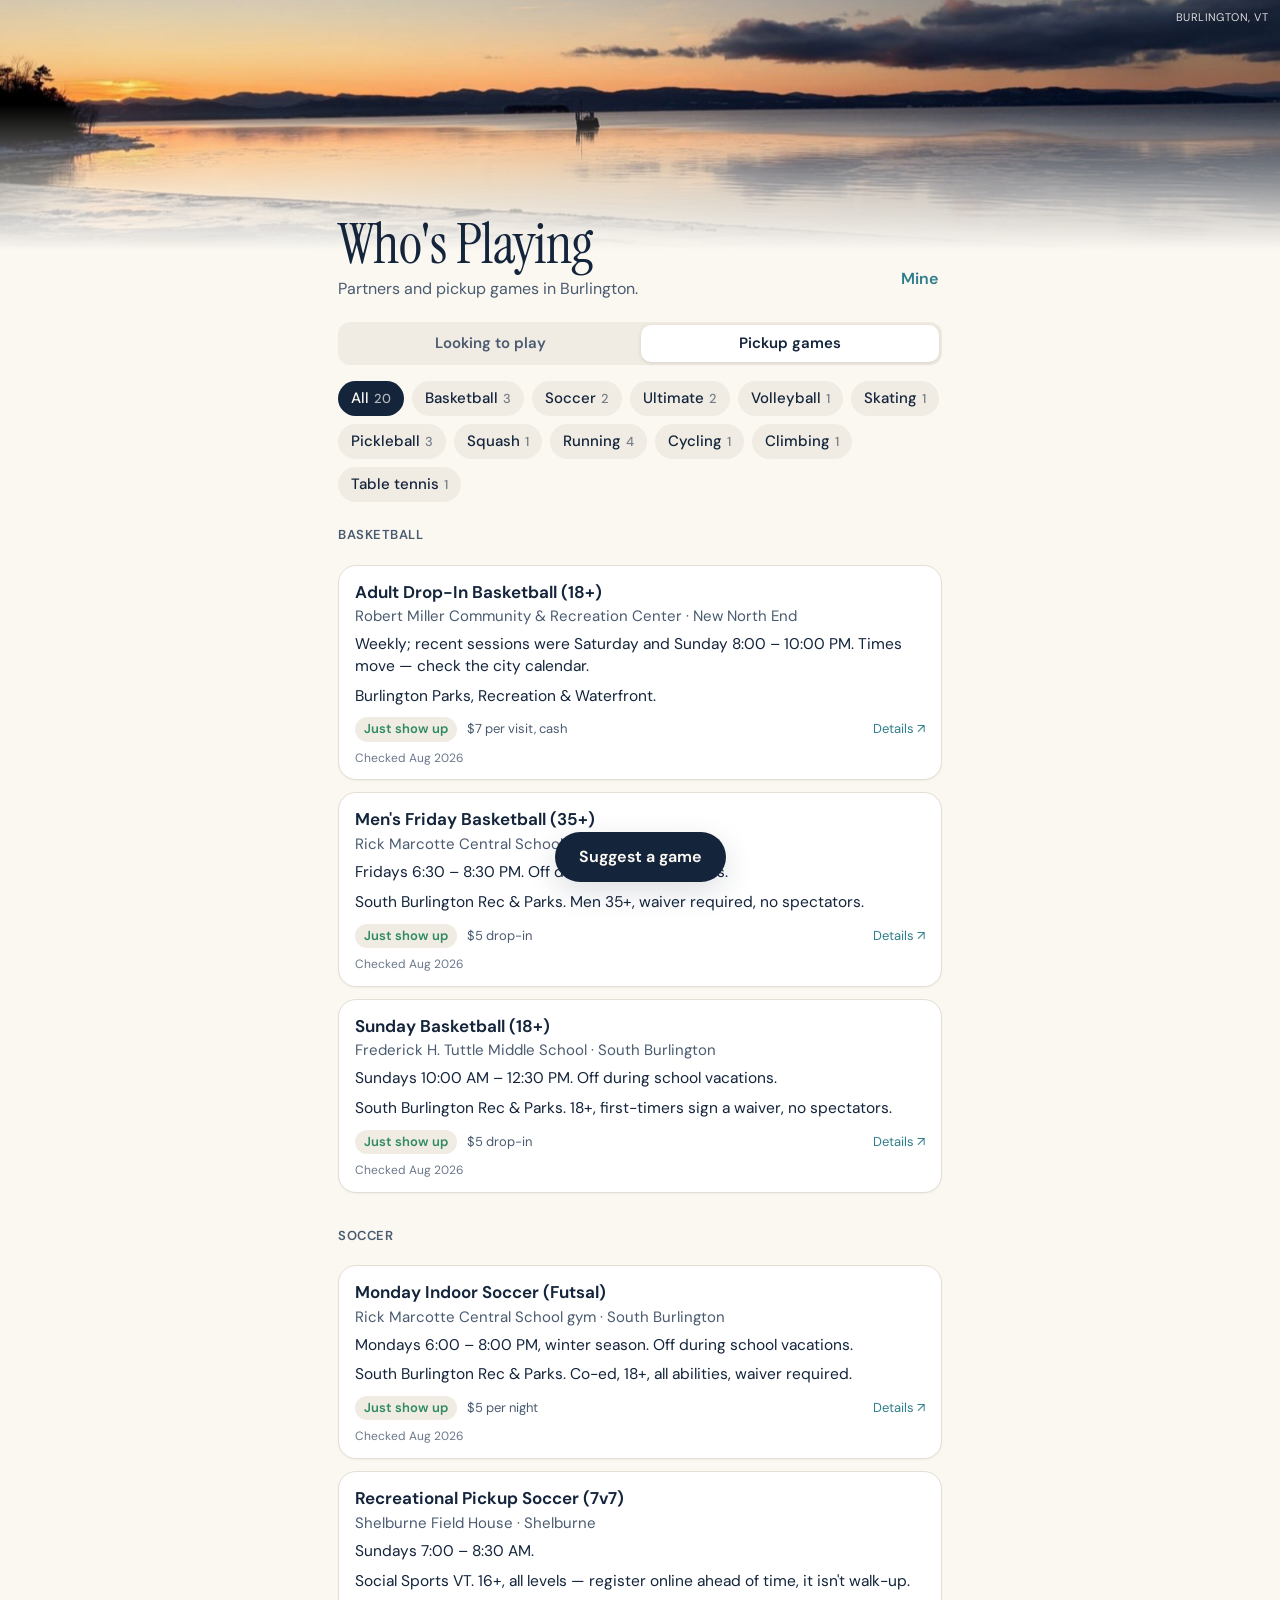
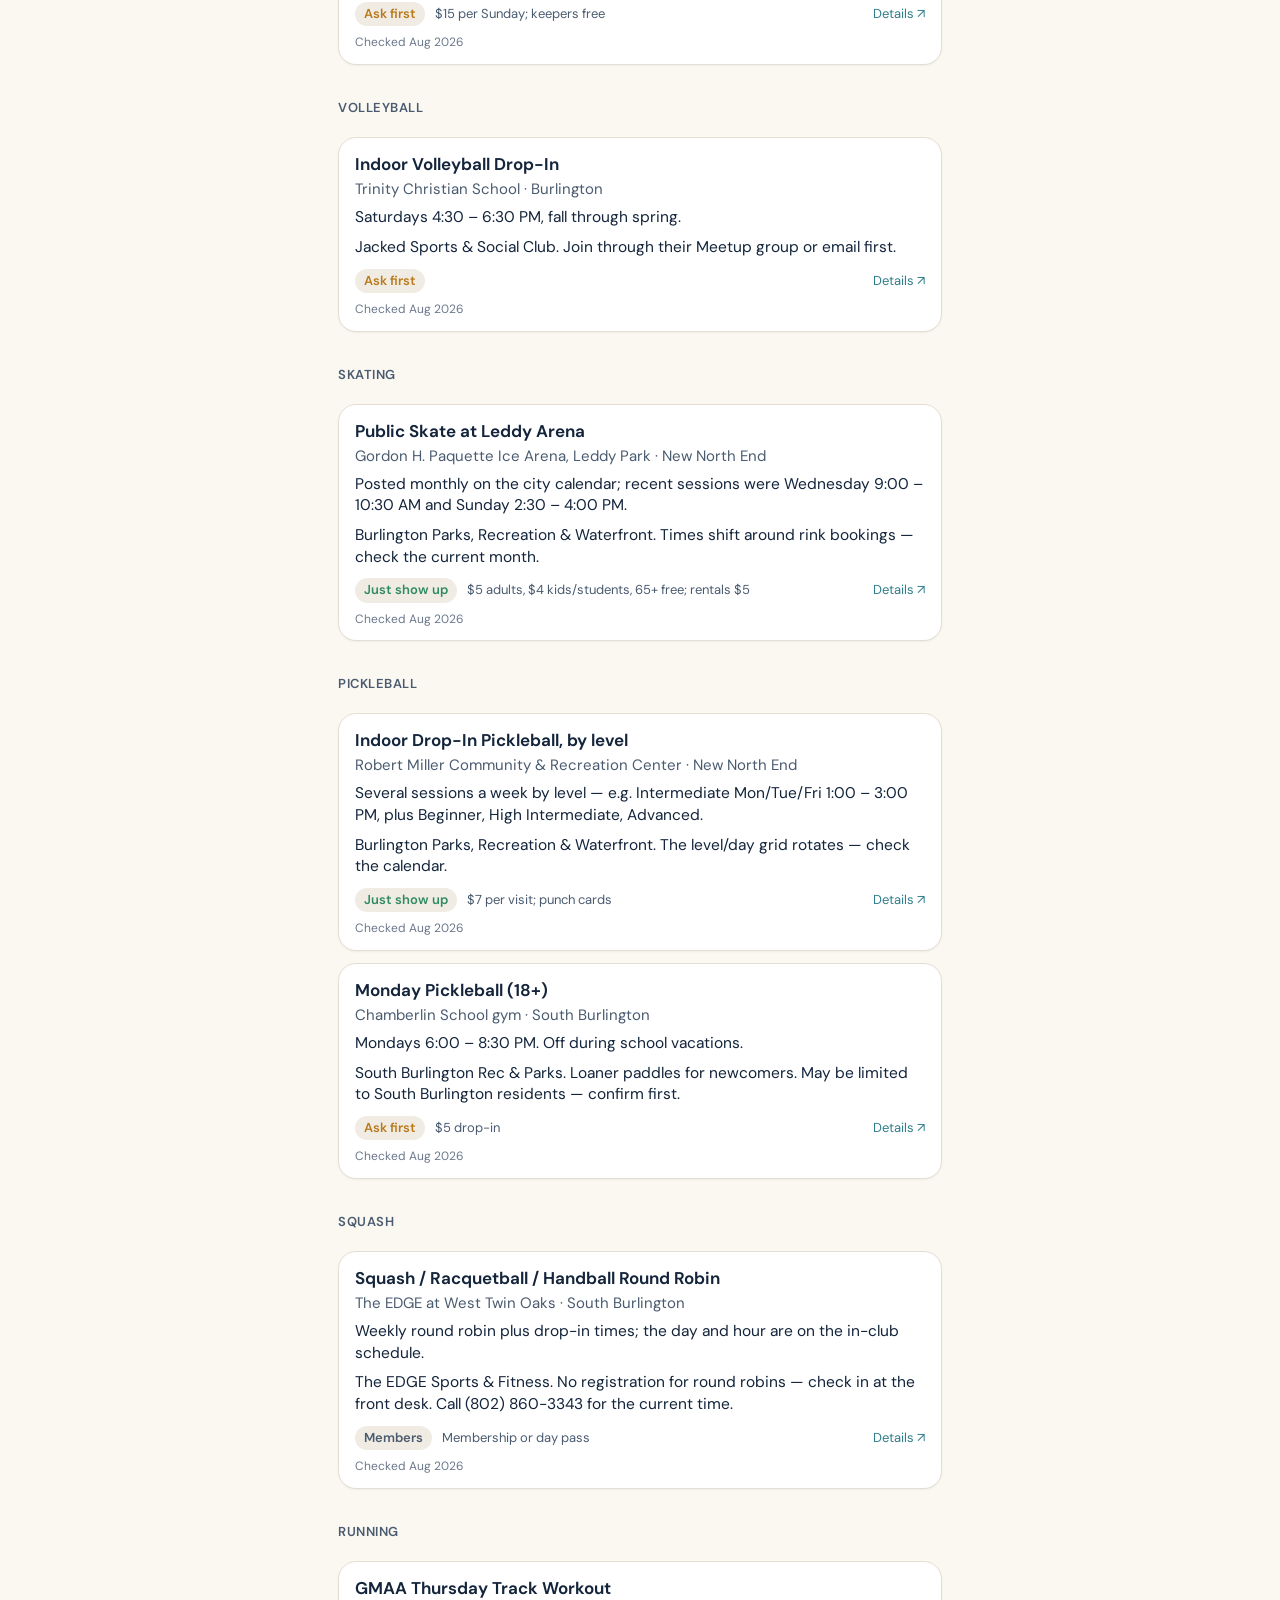
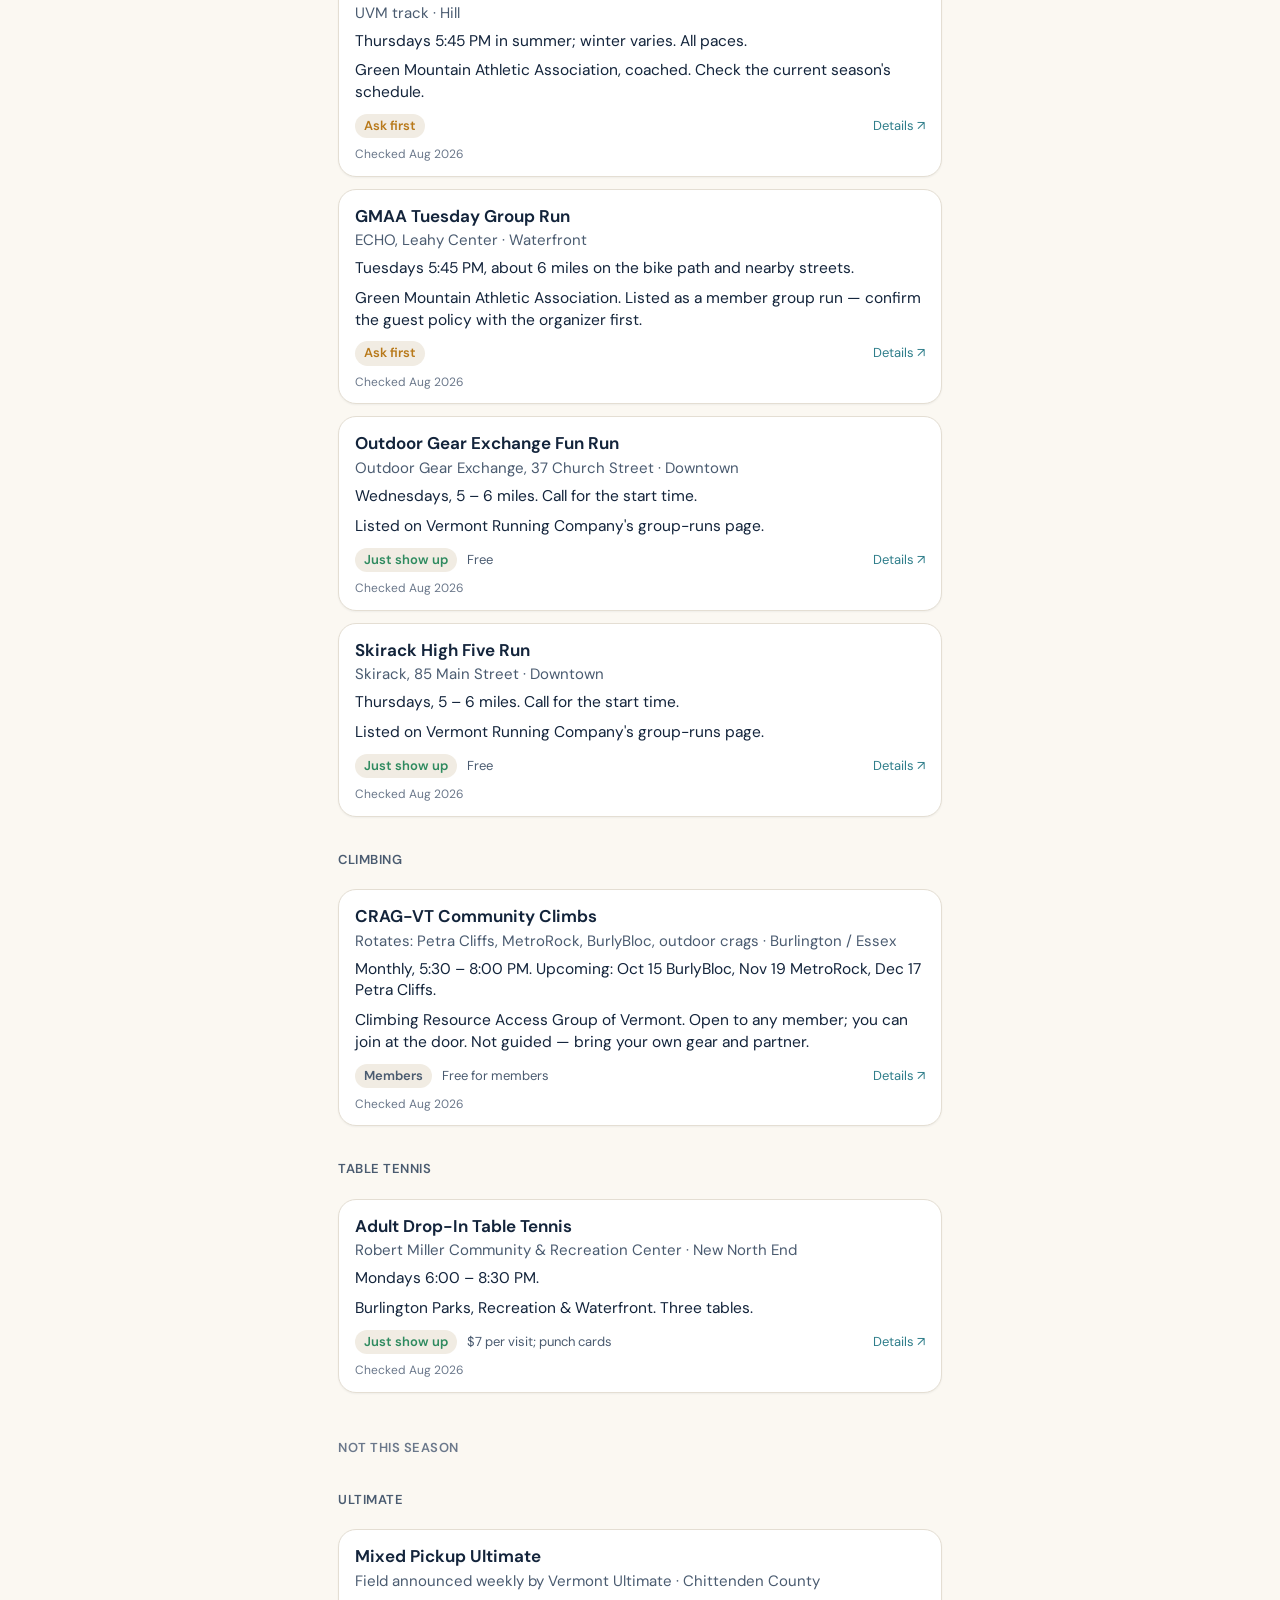
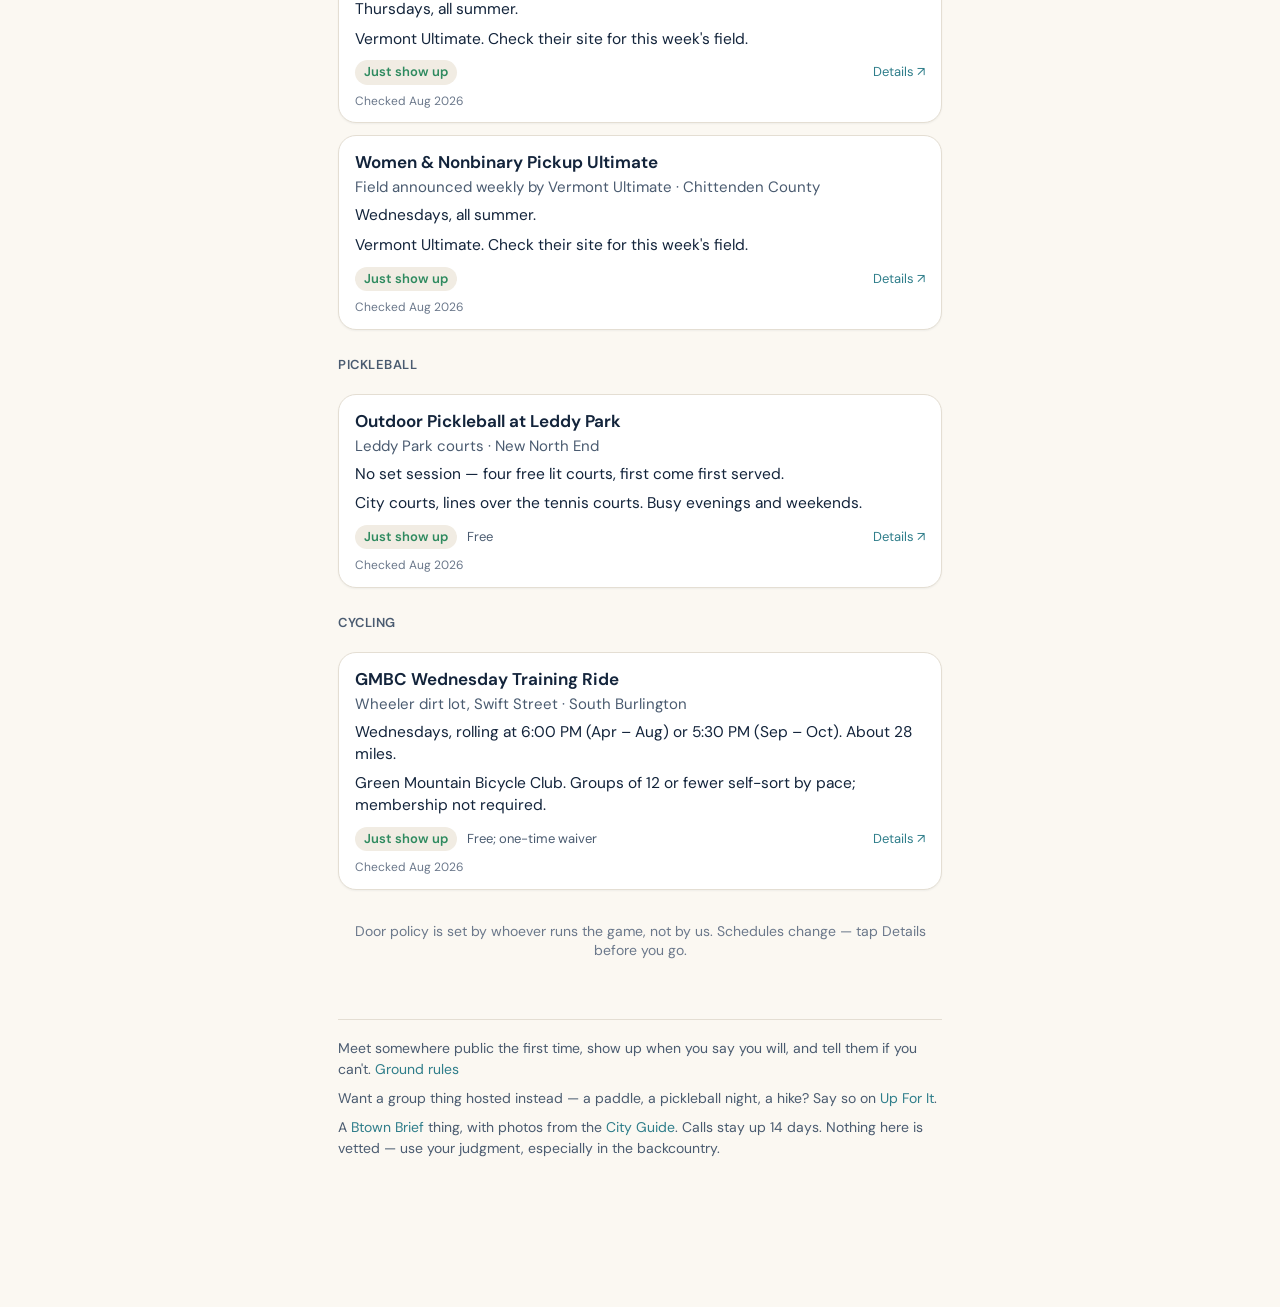
<file: index.html>
<!DOCTYPE html>
<html lang="en">
<head>
  <meta charset="utf-8">
  <meta name="viewport" content="width=device-width, initial-scale=1, viewport-fit=cover">
  <meta name="theme-color" content="#FBF8F2" media="(prefers-color-scheme: light)">
  <meta name="theme-color" content="#0A111C" media="(prefers-color-scheme: dark)">
  <title>Who's Playing — partners and pickup games in Burlington</title>
  <meta name="description" content="Find someone to play with in Burlington, Vermont — tennis, pickleball, climbing, running, skiing and more — and see where the standing pickup games are.">

  <link rel="manifest" href="manifest.webmanifest">
  <link rel="icon" href="icon.svg" type="image/svg+xml">
  <link rel="apple-touch-icon" href="assets/icons/apple-touch-icon.png">
  <meta name="apple-mobile-web-app-capable" content="yes">
  <meta name="mobile-web-app-capable" content="yes">
  <meta name="apple-mobile-web-app-status-bar-style" content="default">
  <meta name="apple-mobile-web-app-title" content="Who's Playing">

  <meta property="og:type" content="website">
  <meta property="og:site_name" content="BTown Brief">
  <meta property="og:title" content="Who's Playing — Burlington">
  <meta property="og:description" content="Find someone to play with, or find the game. Partners and pickup sports in Burlington, Vermont.">
  <meta name="twitter:card" content="summary">

  <link rel="preconnect" href="https://fonts.googleapis.com">
  <link rel="preconnect" href="https://fonts.gstatic.com" crossorigin>
  <link href="https://fonts.googleapis.com/css2?family=Instrument+Serif&family=DM+Sans:opsz,wght@9..40,400;9..40,500;9..40,600&display=swap" rel="stylesheet">
  <link rel="stylesheet" href="css/style.css">
<script data-goatcounter="https://btown-brief.goatcounter.com/count"
        async src="//gc.zgo.at/count.js"></script>
  <meta property="og:image" content="https://play.btownbrief.com/whos-playing/og-image.png">
  <meta property="og:image:width" content="1200">
  <meta property="og:image:height" content="630">
</head>
<body>
  <div class="mast" id="mast" aria-hidden="false">
    <img id="mast-img" alt="" decoding="async" fetchpriority="high">
    <span class="credit">Burlington, VT</span>
  </div>
  <main class="wrap">
    <header class="top">
      <div>
        <h1>Who's Playing</h1>
        <p class="sub">Partners and pickup games in Burlington.</p>
      </div>
      <button class="mine" id="open-mine" type="button" data-badge="0">Mine</button>
    </header>

    <div class="seg" role="group" aria-label="Board">
      <button type="button" id="tab-partners" aria-pressed="true" data-view="partners">Looking to play</button>
      <button type="button" id="tab-pickup" aria-pressed="false" data-view="pickup">Pickup games</button>
    </div>

    <div class="chips" id="chips" role="group" aria-label="Sport"></div>

    <div class="list" id="list"></div>
    <p class="status" id="status"></p>
    <p class="sr-only" id="announce" aria-live="polite"></p>

    <footer class="foot-note">
      <p id="foot-copy">Meet somewhere public the first time, show up when you say you will, and tell them if you can't. <a href="#" id="open-rules">Ground rules</a></p>
      <p>Want a group thing hosted instead — a paddle, a pickleball night, a hike? Say so on <a href="https://play.btownbrief.com/up-for-it/">Up For It</a>.</p>
      <p>A <a href="https://www.btownbrief.com" rel="noopener">Btown Brief</a> thing, with photos from the <a href="https://guide.btownbrief.com" rel="noopener">City Guide</a>. Calls stay up 14 days. Nothing here is vetted — use your judgment, especially in the backcountry.</p>
    </footer>
  </main>

  <div class="fab-wrap"><button class="fab" id="fab" type="button">I'm looking to play</button></div>
  <div class="toast" id="toast" role="status" aria-live="polite"></div>

  <!-- Sheets are built by js/app.js inside these dialogs -->
  <dialog class="sheet" id="sheet-post" aria-labelledby="post-title"><div class="sheet-inner" id="post-inner"></div></dialog>
  <dialog class="sheet" id="sheet-reply" aria-labelledby="reply-title"><div class="sheet-inner" id="reply-inner"></div></dialog>
  <dialog class="sheet" id="sheet-suggest" aria-labelledby="suggest-title"><div class="sheet-inner" id="suggest-inner"></div></dialog>
  <dialog class="sheet" id="sheet-mine" aria-labelledby="mine-title"><div class="sheet-inner" id="mine-inner"></div></dialog>
  <dialog class="sheet" id="sheet-rules" aria-labelledby="rules-title">
    <div class="sheet-inner">
      <div class="grab"></div>
      <div class="sheet-head"><h2 id="rules-title">Ground rules</h2><button class="close" type="button" data-close>Done</button></div>
      <ol class="rules">
        <li>Meet somewhere public the first time. Courts, the gym, the trailhead.</li>
        <li>Show up when you said you would. If you can't, say so — early.</li>
        <li>Be honest about your level. A mismatch wastes both your evenings.</li>
        <li>Nobody here is vetted by anyone. Trust your gut; report anything off.</li>
        <li>This board is for adults, 18 and up.</li>
        <li>Backcountry partners: confirm certs and gear in person before you skin.</li>
        <li>Only the person who posted a call sees the replies to it. Your contact info never appears on the board.</li>
      </ol>
    </div>
  </dialog>

  <script type="module" src="js/app.js"></script>
  <script src="https://play.btownbrief.com/ticker.js" defer></script>
</body>
</html>
</file>
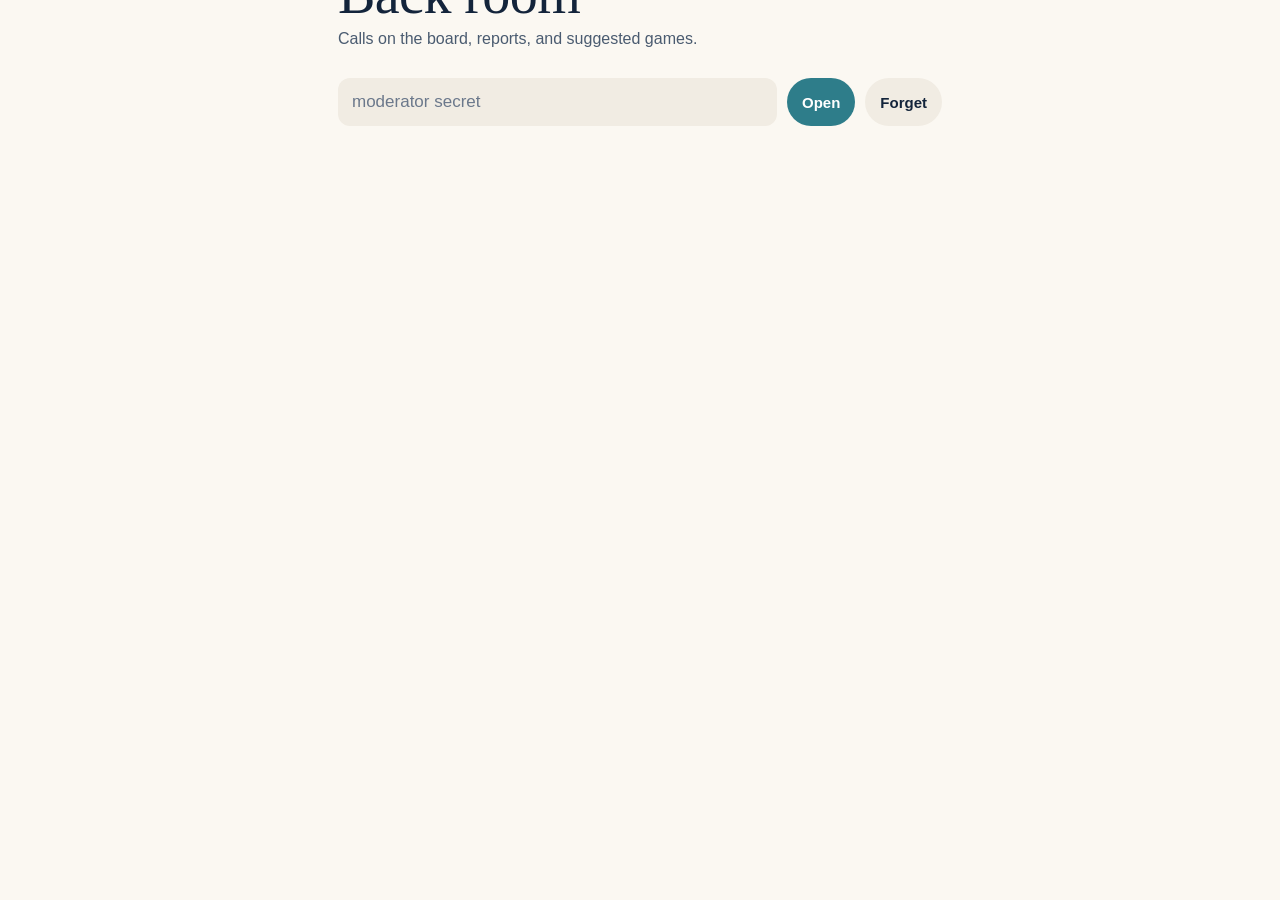
<file: mod.html>
<!DOCTYPE html>
<html lang="en">
<head>
  <meta charset="utf-8">
  <meta name="viewport" content="width=device-width, initial-scale=1">
  <meta name="robots" content="noindex, nofollow">
  <title>Who's Playing — back room</title>
  <link rel="stylesheet" href="css/style.css">
  <style>
    /* Linked from nowhere. Same tokens as the app, none of the chrome. */
    .wrap { padding-bottom: 60px; }
    .gate { display: flex; gap: 10px; margin: 16px 0 6px; flex-wrap: wrap; }
    .gate .input { flex: 1 1 16rem; width: auto; }
    .row-actions { display: flex; gap: 6px; flex-wrap: wrap; margin-top: 10px; }
    .row-actions .btn { font-size: 14px; padding: 6px 12px; }
    .priv { font-size: 13px; color: var(--ink-3); margin-top: 6px; word-break: break-all; }
    .flag { color: var(--bad); font-weight: 600; }
  </style>
</head>
<body>
  <main class="wrap">
    <header class="top"><div><h1>Back room</h1><p class="sub">Calls on the board, reports, and suggested games.</p></div></header>
    <form class="gate" id="gate">
      <label class="sr-only" for="secret">Moderator secret</label>
      <input class="input" type="password" id="secret" autocomplete="current-password" placeholder="moderator secret">
      <button class="btn primary" type="submit">Open</button>
      <button class="btn" type="button" id="forget">Forget</button>
    </form>
    <p class="status" id="status"></p>
    <div class="list" id="list"></div>
  </main>

  <script type="module">
    import { backend, explain } from './js/net.js';
    import { sportName, pickupSportName, postMeta, doorLabel, timeAgo } from './js/core.js';

    const $ = (id) => document.getElementById(id);
    const be = backend();
    const KEY = 'wp-mod'; // sessionStorage only: survives a reload of this tab, nothing else
    const say = (m) => { $('status').textContent = m; };
    const secret = () => $('secret').value.trim();
    function h(tag, attrs = {}, ...kids) {
      const el = document.createElement(tag);
      for (const [k, v] of Object.entries(attrs)) {
        if (v == null || v === false) continue;
        if (k.startsWith('on')) el.addEventListener(k.slice(2), v);
        else if (k === 'class') el.className = v; else el.setAttribute(k, v);
      }
      for (const kid of kids.flat()) if (kid != null && kid !== false) el.append(kid.nodeType ? kid : String(kid));
      return el;
    }

    async function act(fn, args, then) {
      try { await be.rpc(fn, { p_secret: secret(), ...args }); await load(); if (then) say(then); }
      catch (e) { say(explain(e)); }
    }

    async function load() {
      const s = secret();
      if (!s) { say('Enter the secret from the SQL file.'); return; }
      try { sessionStorage.setItem(KEY, s); } catch { /* fine */ }
      say('Looking…');
      let q;
      try { q = await be.rpc('wp_mod_queue', { p_secret: s }); }
      catch (e) { say(explain(e)); return; }
      const list = $('list'); list.textContent = '';
      const now = Date.now();
      say(`${q.posts.length} on the board · ${q.suggestions.length} suggestions waiting · ${q.approved.length} approved`);

      list.append(h('div', { class: 'group-head' }, 'Suggested games waiting'));
      if (!q.suggestions.length) list.append(h('p', { class: 'status' }, 'None.'));
      for (const s of q.suggestions) list.append(suggestionCard(s, true));

      list.append(h('div', { class: 'group-head' }, 'Calls on the board (reported first)'));
      if (!q.posts.length) list.append(h('p', { class: 'status' }, 'None.'));
      for (const p of q.posts) {
        list.append(h('article', { class: `card${p.status === 'hidden' ? ' closed' : ''}` },
          h('div', { class: 'who' }, h('span', { class: 'name' }, p.name), h('span', { class: 'sport' }, sportName(p.sport)),
            p.status === 'hidden' ? h('span', { class: 'tag' }, 'hidden') : null,
            p.reports ? h('span', { class: 'tag flag' }, `${p.reports} report${p.reports === 1 ? '' : 's'}`) : null,
            p.women_only ? h('span', { class: 'tag' }, 'Women only') : null),
          h('div', { class: 'meta' }, postMeta(p)),
          p.note ? h('p', { class: 'note' }, p.note) : null,
          h('div', { class: 'priv' }, `${timeAgo(p.created_at, now)} · ${p.reply_count} replies · ${p.email || 'no email'}`),
          h('div', { class: 'row-actions' },
            p.status === 'hidden'
              ? h('button', { class: 'btn', onclick: () => act('wp_mod_post', { p_post: p.id, p_action: 'restore' }, 'Restored.') }, 'Restore')
              : h('button', { class: 'btn', onclick: () => act('wp_mod_post', { p_post: p.id, p_action: 'hide' }, 'Hidden.') }, 'Hide'),
            h('button', { class: 'btn danger', onclick: () => { if (confirm('Delete this call and its replies for good?')) act('wp_mod_post', { p_post: p.id, p_action: 'delete' }, 'Deleted.'); } }, 'Delete'))));
      }

      list.append(h('div', { class: 'group-head' }, 'Approved suggestions (live on the board)'));
      if (!q.approved.length) list.append(h('p', { class: 'status' }, 'None.'));
      for (const s of q.approved) list.append(suggestionCard(s, false));
    }

    function suggestionCard(s, pending) {
      return h('article', { class: 'card pick' },
        h('div', { class: 'name' }, s.name),
        h('div', { class: 'venue' }, `${pickupSportName(s.sport)} · ${s.venue}`),
        h('div', { class: 'sched' }, s.schedule),
        s.note ? h('p', { class: 'note' }, s.note) : null,
        h('div', { class: 'row' }, h('span', { class: `door ${s.door}` }, doorLabel(s.door)),
          s.link ? h('a', { class: 'src', href: s.link, target: '_blank', rel: 'noopener' }, 'Check the link ↗') : h('span', { class: 'cost' }, 'no link given')),
        h('div', { class: 'row-actions' },
          pending ? h('button', { class: 'btn primary', onclick: () => act('wp_mod_suggest', { p_id: s.id, p_action: 'approve' }, 'Approved — it is on the board now.') }, 'Approve') : null,
          pending ? h('button', { class: 'btn', onclick: () => act('wp_mod_suggest', { p_id: s.id, p_action: 'reject' }, 'Rejected.') }, 'Reject') : null,
          h('button', { class: 'btn danger', onclick: () => { if (confirm('Delete this suggestion?')) act('wp_mod_suggest', { p_id: s.id, p_action: 'delete' }, 'Deleted.'); } }, 'Delete')));
    }

    $('gate').addEventListener('submit', (e) => { e.preventDefault(); load(); });
    $('forget').addEventListener('click', () => { try { sessionStorage.removeItem(KEY); } catch {} $('secret').value = ''; $('list').textContent = ''; say('Forgotten.'); });
    try { const s = sessionStorage.getItem(KEY); if (s) { $('secret').value = s; load(); } } catch { /* fine */ }
  </script>
</body>
</html>
</file>
<file: css/style.css>
/* Who's Playing — one accent, system type, grouped surfaces. Every color is
   a token; dark mode only swaps tokens. */
/* Who's Playing — the City Guide's materials: warm paper, navy ink, lake
   teal, Instrument Serif over DM Sans — and a seasonal photo masthead that
   the page rides up into. Every color is a token; dark mode only swaps tokens. */
:root {
  --bg: #FBF8F2;
  --group: #F1ECE3;
  --card: #FFFFFF;
  --line: #E4DED3;
  --ink: #13243B;
  --ink-2: #4A5B70;
  --ink-3: #6B788B;
  --accent: #2E7D8A;
  --accent-ink: #FFFFFF;
  --pill: #13243B;
  --pill-ink: #FBF8F2;
  --ok: #2E8A5F;
  --warn: #B8791A;
  --bad: #C9503F;
  --shadow: 0 10px 30px rgba(19, 36, 59, .14);
  --card-shadow: 0 1px 2px rgba(19, 36, 59, .05);
  --sheet: #FFFFFF;
  --radius: 18px;
  --serif: "Instrument Serif", "Lora", Georgia, "Times New Roman", serif;
  --sans: "DM Sans", -apple-system, BlinkMacSystemFont, "SF Pro Text", "Helvetica Neue", Inter, "Segoe UI", Roboto, Arial, sans-serif;
  color-scheme: light dark;
}
@media (prefers-color-scheme: dark) {
  :root {
    --bg: #0A111C;
    --group: #18233A;
    --card: #121B2B;
    --line: #243148;
    --ink: #F2F0EA;
    --ink-2: #A9B3C3;
    --ink-3: #6F7C91;
    --accent: #62B6C3;
    --accent-ink: #06202A;
    --pill: #F2F0EA;
    --pill-ink: #13243B;
    --ok: #5FCB8F;
    --warn: #E0A952;
    --bad: #F07B6C;
    --shadow: 0 10px 30px rgba(0, 0, 0, .55);
    --card-shadow: none;
    --sheet: #121B2B;
  }
}

* { box-sizing: border-box; }
html { -webkit-text-size-adjust: 100%; }
body {
  margin: 0; background: var(--bg); color: var(--ink);
  font-family: var(--sans); font-size: 17px; line-height: 1.4;
  -webkit-font-smoothing: antialiased;
  font-variant-numeric: tabular-nums;
}
button, input, textarea, select { font: inherit; color: inherit; }
button { cursor: pointer; background: none; border: 0; padding: 0; }
a { color: var(--accent); text-decoration: none; }
a:hover { text-decoration: underline; }
:focus-visible { outline: 2px solid var(--accent); outline-offset: 2px; border-radius: 6px; }
.sr-only { position: absolute; width: 1px; height: 1px; overflow: hidden; clip: rect(0 0 0 0); white-space: nowrap; }

.wrap { max-width: 640px; margin: 0 auto; padding: 0 18px 140px; }

/* ------------------------------------------------------------ masthead */
.mast { position: relative; height: 188px; overflow: hidden; background: var(--bg); }
@media (min-width: 720px) { .mast { height: 250px; } }
.mast img {
  position: absolute; inset: 0; width: 100%; height: 100%; object-fit: cover; display: block;
  animation: mast-in .8s ease-out both;
}
@keyframes mast-in { from { opacity: 0; transform: scale(1.03); } to { opacity: 1; transform: none; } }
.mast::after {
  content: ""; position: absolute; inset: 0;
  background: linear-gradient(to bottom, rgba(19, 36, 59, .10) 0%, rgba(19, 36, 59, 0) 42%, var(--bg) 100%);
}
.mast .credit {
  position: absolute; right: 12px; top: 10px; z-index: 1; font-size: 11px; letter-spacing: .04em; text-transform: uppercase;
  color: rgba(255, 255, 255, .85); text-shadow: 0 1px 6px rgba(0, 0, 0, .45);
}

/* ------------------------------------------------------------- header */
.top {
  display: flex; align-items: flex-end; justify-content: space-between; gap: 12px;
  margin-top: -34px; position: relative; z-index: 1; padding: 0 0 12px;
}
.top h1 { margin: 0; font-family: var(--serif); font-size: 46px; font-weight: 400; letter-spacing: -.01em; line-height: 1; }
@media (min-width: 720px) { .top h1 { font-size: 56px; } }
.top .sub { margin: 6px 0 0; color: var(--ink-2); font-size: 16px; }
.top .mine {
  flex: none; font-size: 16px; font-weight: 600; color: var(--accent);
  padding: 8px 4px 10px; position: relative;
}
.top .mine[data-badge="1"]::after {
  content: ""; position: absolute; top: 8px; right: -6px; width: 8px; height: 8px;
  border-radius: 50%; background: var(--bad);
}

/* segmented control */
.seg {
  display: grid; grid-template-columns: 1fr 1fr; gap: 2px;
  background: var(--group); border-radius: 12px; padding: 3px; margin: 10px 0 14px;
}
.seg button {
  padding: 8px 10px; border-radius: 10px; font-size: 15px; font-weight: 600; color: var(--ink-2);
  transition: background .15s, color .15s, box-shadow .15s;
}
.seg button[aria-pressed="true"] {
  background: var(--card); color: var(--ink); box-shadow: 0 1px 4px rgba(0, 0, 0, .12);
}
@media (prefers-color-scheme: dark) { .seg button[aria-pressed="true"] { background: #25334C; box-shadow: none; } }

/* chips */
.chips {
  display: flex; gap: 8px; overflow-x: auto; padding: 2px 0 10px; margin: 0 -18px; padding-left: 18px; padding-right: 18px;
  scrollbar-width: none; -webkit-overflow-scrolling: touch; scroll-snap-type: x proximity;
}
.chips::-webkit-scrollbar { display: none; }
.chip {
  flex: none; padding: 7px 13px; border-radius: 999px; background: var(--group); color: var(--ink);
  font-size: 15px; font-weight: 500; white-space: nowrap; scroll-snap-align: start;
  transition: background .12s, color .12s, transform .08s;
}
.chip:active { transform: scale(.97); }
.chip[aria-pressed="true"] { background: var(--pill); color: var(--pill-ink); }
.chip .n { opacity: .55; font-weight: 500; margin-left: 5px; font-size: 13px; }
.chip[aria-pressed="true"] .n { opacity: .7; }
@media (min-width: 720px) { .chips { flex-wrap: wrap; overflow: visible; margin: 0; padding-left: 0; padding-right: 0; } }

/* ------------------------------------------------------------- cards */
.list { display: grid; gap: 12px; margin-top: 6px; }
.card {
  background: var(--card); border: 1px solid var(--line); border-radius: var(--radius);
  padding: 15px 16px 13px; box-shadow: var(--card-shadow);
}
.card .who { display: flex; align-items: baseline; gap: 8px; flex-wrap: wrap; }
.card .name { font-size: 17px; font-weight: 650; }
.card .sport { font-size: 15px; color: var(--ink-2); font-weight: 500; }
.card .tag {
  font-size: 12px; font-weight: 600; letter-spacing: .02em; color: var(--ink-2);
  background: var(--group); border-radius: 6px; padding: 2px 7px;
}
.card .meta { margin-top: 3px; font-size: 15px; color: var(--ink-2); }
.card .note { margin: 8px 0 0; font-size: 15.5px; line-height: 1.4; }
.card .foot { display: flex; align-items: center; justify-content: space-between; gap: 10px; margin-top: 11px; }
.card .when { font-size: 13px; color: var(--ink-3); }
.btn {
  display: inline-flex; align-items: center; justify-content: center; gap: 6px;
  padding: 8px 15px; border-radius: 999px; font-size: 15px; font-weight: 600;
  background: var(--group); color: var(--ink); transition: transform .08s, opacity .12s;
}
.btn:active { transform: scale(.97); }
.btn.primary { background: var(--accent); color: var(--accent-ink); }
.btn.quiet { background: none; color: var(--accent); padding: 8px 6px; }
.btn.danger { background: none; color: var(--bad); padding: 8px 6px; }
.btn:disabled { opacity: .5; cursor: default; }

/* pickup */
.group-head { margin: 22px 0 8px; font-size: 13px; font-weight: 600; color: var(--ink-2); letter-spacing: .04em; text-transform: uppercase; }
.list > .group-head:first-child { margin-top: 8px; }
.pick .name { font-size: 17px; font-weight: 650; }
.pick .venue { font-size: 15px; color: var(--ink-2); margin-top: 2px; }
.pick .sched { font-size: 15.5px; margin-top: 7px; }
.pick .row { display: flex; align-items: center; gap: 10px; flex-wrap: wrap; margin-top: 10px; }
.door { font-size: 13px; font-weight: 600; padding: 3px 9px; border-radius: 999px; background: var(--group); color: var(--ink-2); }
.door.open { color: var(--ok); }
.door.ask { color: var(--warn); }
.door.full { color: var(--bad); }
.pick .cost { font-size: 13px; color: var(--ink-2); }
.pick .src { margin-left: auto; font-size: 13px; }
.pick .checked { font-size: 12px; color: var(--ink-3); margin-top: 8px; }
.pick .checked.stale { color: var(--warn); font-weight: 500; }
.group-head.off { margin-top: 34px; color: var(--ink-3); }
.group-head.sub { margin-top: 14px; }
.foot-btns { display: inline-flex; gap: 4px; align-items: center; }

/* empty + status */
.empty { text-align: center; padding: 54px 20px 24px; color: var(--ink-2); font-size: 16px; }
.empty strong { display: block; color: var(--ink); font-family: var(--serif); font-size: 26px; font-weight: 400; margin-bottom: 6px; }
.empty .btn { margin-top: 16px; }
.status { text-align: center; color: var(--ink-3); font-size: 14px; padding: 18px 0; }

/* floating action */
.fab-wrap {
  position: fixed; left: 0; right: 0; bottom: calc(18px + env(safe-area-inset-bottom));
  display: flex; justify-content: center; pointer-events: none; z-index: 5;
}
.fab {
  pointer-events: auto; padding: 14px 24px; border-radius: 999px; background: var(--pill); color: var(--pill-ink);
  font-size: 16px; font-weight: 650; box-shadow: var(--shadow); transition: transform .1s;
}
.fab:active { transform: scale(.97); }

/* ------------------------------------------------------------- sheets */
dialog.sheet {
  border: 0; padding: 0; margin: 0; background: transparent; color: inherit; max-width: none; max-height: none;
  width: 100%; height: 100%; inset: 0;
}
dialog.sheet::backdrop { background: rgba(0, 0, 0, .38); backdrop-filter: blur(6px); -webkit-backdrop-filter: blur(6px); }
.sheet-inner {
  position: absolute; left: 0; right: 0; bottom: 0; background: var(--sheet); color: var(--ink);
  border-radius: 22px 22px 0 0; max-height: 92dvh; overflow-y: auto; overscroll-behavior: contain;
  padding: 12px 20px calc(24px + env(safe-area-inset-bottom));
  animation: rise .24s cubic-bezier(.2, .8, .2, 1);
}
@media (min-width: 720px) {
  .sheet-inner {
    left: 50%; right: auto; bottom: auto; top: 50%; transform: translate(-50%, -50%);
    width: 560px; border-radius: 22px; max-height: 88vh; animation: pop .2s cubic-bezier(.2, .8, .2, 1);
  }
}
@keyframes rise { from { transform: translateY(30px); opacity: 0; } to { transform: none; opacity: 1; } }
@keyframes pop { from { transform: translate(-50%, -48%); opacity: 0; } to { transform: translate(-50%, -50%); opacity: 1; } }
@media (prefers-reduced-motion: reduce) { .sheet-inner, .mast img { animation: none; } * { transition: none !important; } }
.sheet-inner .grab { width: 36px; height: 5px; border-radius: 3px; background: var(--line); margin: 0 auto 10px; }
@media (min-width: 720px) { .sheet-inner .grab { display: none; } }
.sheet-head { display: flex; align-items: center; justify-content: space-between; gap: 12px; margin-bottom: 6px; }
.sheet-head h2 { margin: 0; font-family: var(--serif); font-size: 28px; font-weight: 400; letter-spacing: -.01em; }
.sheet-head .close { color: var(--accent); font-size: 16px; font-weight: 600; padding: 6px 2px; }
.sheet-sub { margin: 0 0 10px; color: var(--ink-2); font-size: 15px; }
.sheet-sub.ask { color: var(--ink); font-weight: 500; }

.field { margin: 16px 0 0; }
.field > .label { display: block; font-size: 13px; font-weight: 600; color: var(--ink-2); margin-bottom: 8px; }
.field .hint { font-size: 13px; color: var(--ink-3); margin-top: 6px; }
.field .err { font-size: 13px; color: var(--bad); margin-top: 6px; }
.field.bad > .label { color: var(--bad); }
.opts { display: flex; flex-wrap: wrap; gap: 8px; }
.opt {
  padding: 8px 13px; border-radius: 999px; background: var(--group); color: var(--ink); font-size: 15px; font-weight: 500;
  transition: background .12s, color .12s;
}
.opt[aria-pressed="true"] { background: var(--pill); color: var(--pill-ink); }
.input {
  width: 100%; background: var(--group); border: 0; border-radius: 12px; padding: 12px 14px; font-size: 17px;
  color: var(--ink); font-weight: 400;
}
.input::placeholder { color: var(--ink-3); }
textarea.input { min-height: 88px; resize: vertical; }
.toggle { display: flex; align-items: center; justify-content: space-between; gap: 12px; padding: 12px 0 0; }
.toggle .t-label { font-size: 16px; }
.toggle .t-hint { font-size: 13px; color: var(--ink-3); }
.switch { position: relative; width: 48px; height: 30px; border-radius: 999px; background: var(--line); transition: background .15s; flex: none; }
.switch::after { content: ""; position: absolute; top: 3px; left: 3px; width: 24px; height: 24px; border-radius: 50%; background: #fff; box-shadow: 0 1px 3px rgba(0,0,0,.25); transition: transform .15s; }
.switch[aria-checked="true"] { background: var(--ok); }
.switch[aria-checked="true"]::after { transform: translateX(18px); }
.actions { display: flex; align-items: center; justify-content: space-between; gap: 10px; margin-top: 22px; }
.actions .btn.primary { padding: 12px 22px; font-size: 16px; }
.form-err { color: var(--bad); font-size: 14px; min-height: 1.2em; }
.sheet-foot { margin-top: 18px; font-size: 13px; color: var(--ink-3); }

/* mine */
.mine-section { margin-top: 18px; }
.mine-section h3 { margin: 0 0 8px; font-size: 13px; font-weight: 600; color: var(--ink-2); letter-spacing: .04em; text-transform: uppercase; }
.reply { border-top: 1px solid var(--line); padding: 10px 0 2px; }
.reply .r-head { display: flex; justify-content: space-between; gap: 8px; font-size: 15px; }
.reply .r-head .r-name { font-weight: 650; }
.reply .r-head .r-when { color: var(--ink-3); font-size: 13px; }
.reply .r-note { font-size: 15px; margin: 3px 0; }
.reply .r-contact { font-size: 15px; color: var(--accent); user-select: all; word-break: break-all; }
.reply.unseen .r-name::after { content: "new"; font-size: 11px; font-weight: 700; color: var(--bad); margin-left: 6px; text-transform: uppercase; letter-spacing: .04em; }
.card.closed { opacity: .6; }
.state { font-size: 13px; color: var(--ink-3); }

/* toast */
.toast {
  position: fixed; left: 50%; bottom: calc(84px + env(safe-area-inset-bottom)); transform: translateX(-50%) translateY(8px);
  background: var(--pill); color: var(--pill-ink); padding: 11px 16px; border-radius: 999px; font-size: 15px; font-weight: 500;
  box-shadow: var(--shadow); opacity: 0; pointer-events: none; transition: opacity .18s, transform .18s; z-index: 9; max-width: calc(100% - 32px); text-align: center;
}
.toast.show { opacity: 1; transform: translateX(-50%) translateY(0); }

/* footer */
.foot-note { margin-top: 40px; padding-top: 18px; border-top: 1px solid var(--line); font-size: 14px; color: var(--ink-2); line-height: 1.5; }
.foot-note p { margin: 0 0 8px; }
.rules { margin: 0; padding-left: 18px; font-size: 15px; }
.rules li { margin: 6px 0; }
</file>
